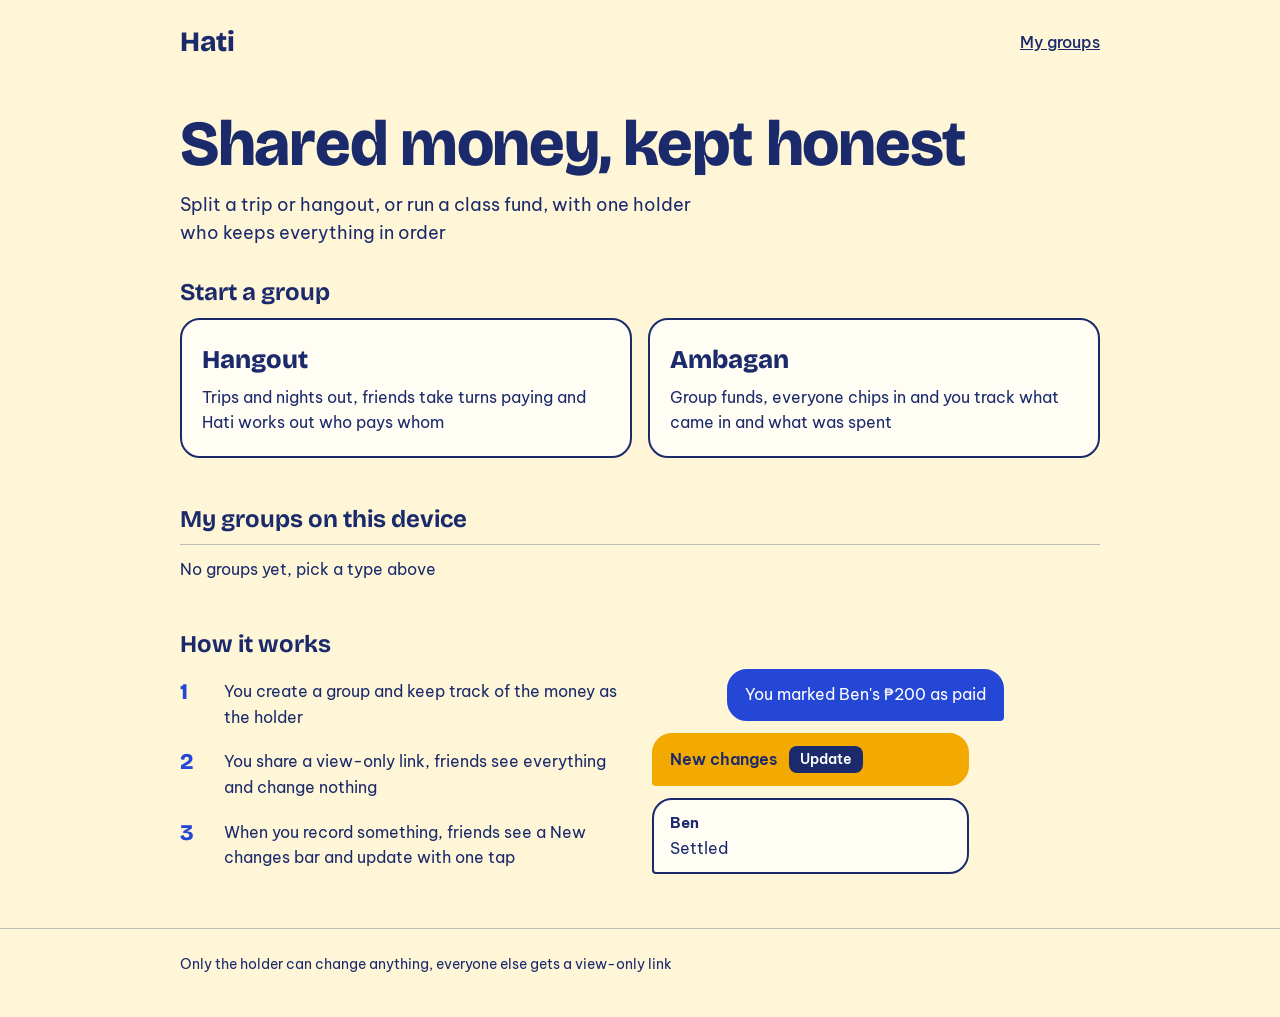
<file: index.html>
<!doctype html>
<html lang="en">
  <head>
    <meta charset="UTF-8" />
    <meta
      name="viewport"
      content="width=device-width, initial-scale=1.0, viewport-fit=cover"
    />
    <title>Hati</title>
    <link rel="preconnect" href="https://fonts.googleapis.com" />
    <link rel="preconnect" href="https://fonts.gstatic.com" crossorigin />
    <link
      href="https://fonts.googleapis.com/css2?family=Be+Vietnam+Pro:wght@400;500;600&family=Bricolage+Grotesque:wght@600;800&display=swap"
      rel="stylesheet"
    />
    <link rel="icon" href="favicon.svg" type="image/svg+xml" />
    <link rel="stylesheet" href="css/style.css" />
  </head>
  <body>
    <header>
      <div class="wrap">
        <a class="brand" href="index.html">Hati</a>
        <a class="top-link" href="#groups">My groups</a>
      </div>
    </header>
    <main class="wrap">
      <section class="intro">
        <h1>Shared money, kept honest</h1>
        <p>
          Split a trip or hangout, or run a class fund, with one holder who
          keeps everything in order
        </p>
      </section>
      <section class="block">
        <h2 class="section-title">Start a group</h2>
        <div class="choices">
          <a class="choice" href="new.html?type=hangout">
            <strong>Hangout</strong>
            <span
              >Trips and nights out, friends take turns paying and Hati works
              out who pays whom</span
            >
          </a>
          <a class="choice" href="new.html?type=ambagan">
            <strong>Ambagan</strong>
            <span
              >Group funds, everyone chips in and you track what came in and
              what was spent</span
            >
          </a>
        </div>
      </section>
      <section class="block" id="groups">
        <h2 class="section-title">My groups on this device</h2>
        <ul class="group-list" id="group-list"></ul>
        <p class="empty" id="empty-groups">No groups yet, pick a type above</p>
      </section>
      <section class="how block">
        <h2 class="section-title">How it works</h2>
        <div class="how-grid">
          <ol>
            <li>
              You create a group and keep track of the money as the holder
            </li>
            <li>
              You share a view-only link, friends see everything and change
              nothing
            </li>
            <li>
              When you record something, friends see a New changes bar and
              update with one tap
            </li>
          </ol>
          <div class="thread" aria-label="Example of a friend seeing a change">
            <p class="bubble out" style="--i: 0">
              You marked Ben's ₱200 as paid
            </p>
            <p class="bubble alert" style="--i: 1">
              <span>New changes</span><span class="mini">Update</span>
            </p>
            <p class="bubble" style="--i: 2">
              <span class="who">Ben</span>Settled
            </p>
          </div>
        </div>
      </section>
    </main>
    <footer>
      <div class="wrap">
        Only the holder can change anything, everyone else gets a view-only link
      </div>
    </footer>
    <script src="js/store.js"></script>
    <script src="js/peso.js"></script>
    <script src="js/dom.js"></script>
    <script src="js/home.js"></script>
  </body>
</html>
</file>
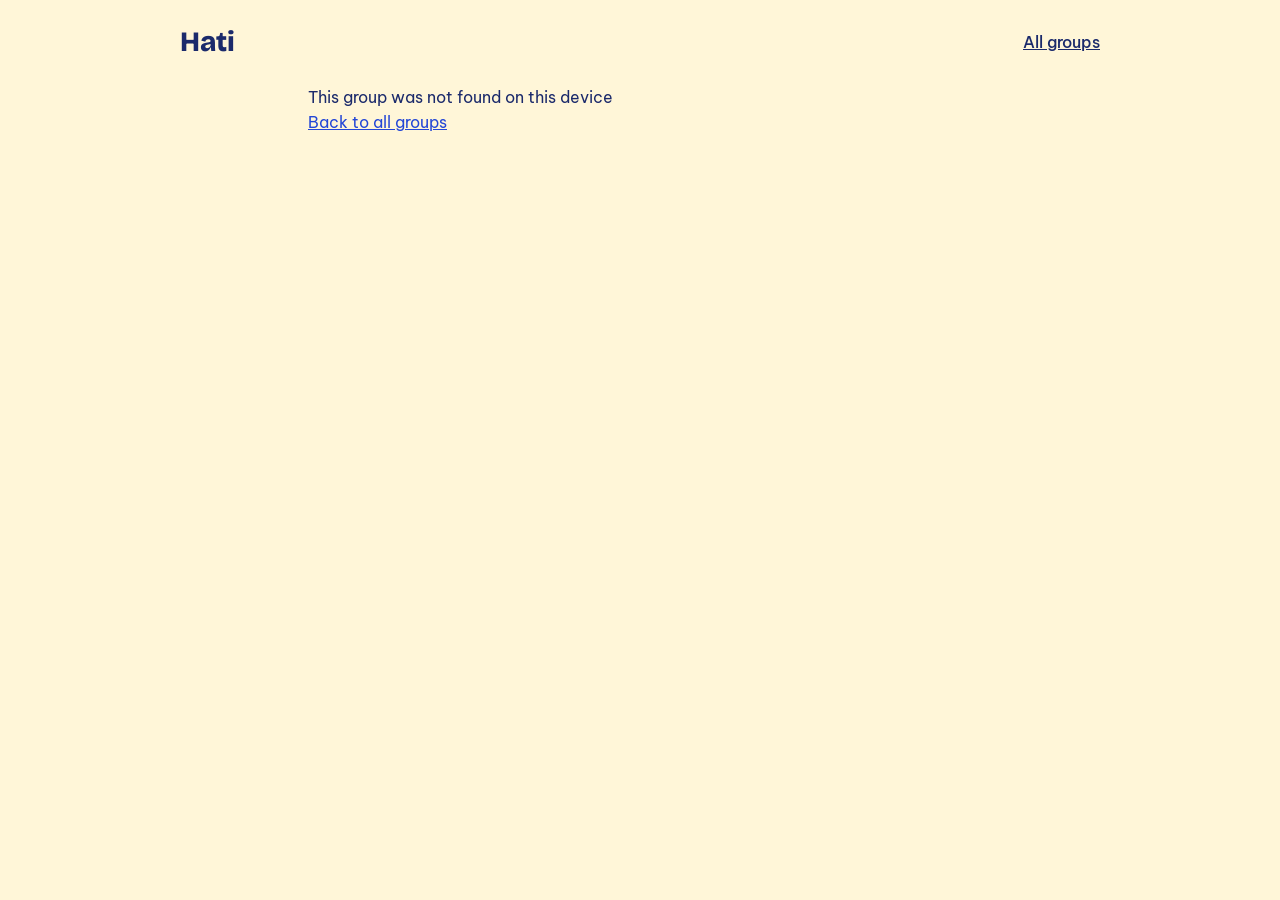
<file: ambagan.html>
<!doctype html>
<html lang="en">
  <head>
    <meta charset="UTF-8" />
    <meta
      name="viewport"
      content="width=device-width, initial-scale=1.0, viewport-fit=cover"
    />
    <title>Hati</title>
    <link rel="preconnect" href="https://fonts.googleapis.com" />
    <link rel="preconnect" href="https://fonts.gstatic.com" crossorigin />
    <link
      href="https://fonts.googleapis.com/css2?family=Be+Vietnam+Pro:wght@400;500;600&family=Bricolage+Grotesque:wght@600;800&display=swap"
      rel="stylesheet"
    />
    <link rel="icon" href="favicon.svg" type="image/svg+xml" />
    <link rel="stylesheet" href="css/style.css" />
  </head>
  <body>
    <header>
      <div class="wrap">
        <a class="brand" href="index.html">Hati</a>
        <a class="top-link" href="index.html">All groups</a>
      </div>
    </header>
    <main class="wrap narrow">
      <div id="missing" hidden>
        <p>This group was not found on this device</p>
        <p><a href="index.html">Back to all groups</a></p>
      </div>
      <div id="group" hidden>
        <div class="group-top">
          <div class="group-title">
            <h1 id="title"></h1>
            <span class="role">Holder</span>
          </div>
        </div>
        <p class="role-note" id="note"></p>
        <nav class="tabs" id="tabs" aria-label="Group sections">
          <button type="button" data-tab="summary">Summary</button>
          <button type="button" data-tab="people">People</button>
          <button type="button" data-tab="spending">Spending</button>
          <button type="button" data-tab="history">History</button>
        </nav>
        <p class="status-line" id="notice" role="status"></p>

        <section id="tab-summary">
          <div class="panel">
            <p class="big-line" id="collected"></p>
            <div class="meter" role="img" id="meter">
              <span id="meter-fill"></span>
            </div>
            <div class="goal-row" id="goal-row">
              <span id="goal-text"></span>
              <button
                class="quiet-action"
                type="button"
                id="goal-edit"
              ></button>
            </div>
            <form class="goal-form" id="goal-form" hidden novalidate>
              <label class="field" for="goal">Goal</label>
              <div class="money">
                <span>₱</span>
                <input
                  type="text"
                  id="goal"
                  inputmode="decimal"
                  autocomplete="off"
                  placeholder="10,000"
                />
              </div>
              <div class="form-bar">
                <div class="left-actions">
                  <button class="button small" type="submit">Save goal</button>
                  <button class="quiet-action" type="button" id="goal-cancel">
                    Cancel
                  </button>
                </div>
                <span id="goal-remove-slot"></span>
              </div>
            </form>
            <ul class="rows" id="given-rows">
              <li>
                <span id="givers-label"></span><strong id="givers"></strong>
              </li>
              <li id="owed-row" hidden>
                <span>Still owed so far</span
                ><strong class="owed" id="owed-line"></strong>
              </li>
            </ul>
          </div>

          <div class="panel">
            <div class="fund-top">
              <div>
                <span>Left in the fund</span
                ><strong class="left" id="left-total"></strong>
              </div>
              <div class="right">
                <span>Spent so far</span
                ><strong class="spent" id="spent-total"></strong>
              </div>
            </div>
            <div class="fund-bar" id="fund-bar" role="img">
              <span class="spent"></span><span class="left"></span>
            </div>
            <p class="fund-note" id="fund-note"></p>
          </div>

          <div class="panel">
            <h2 class="section-title">Payment schedule</h2>
            <p id="schedule-hint">
              Ask everyone to give on set days, and what they miss adds up
            </p>
            <div id="schedule-view" hidden>
              <p class="sub" id="schedule-text"></p>
              <p id="next-day"></p>
              <div class="row-actions">
                <button class="quiet-action" type="button" id="schedule-change">
                  Change
                </button>
                <span id="schedule-remove-slot"></span>
              </div>
            </div>
            <button class="button ghost small" type="button" id="schedule-add">
              Add a payment schedule
            </button>
            <form id="schedule-form" hidden novalidate>
              <label class="field">Which days</label>
              <div class="people" id="schedule-days">
                <label class="chip"
                  ><input type="checkbox" value="1" />Monday</label
                >
                <label class="chip"
                  ><input type="checkbox" value="2" />Tuesday</label
                >
                <label class="chip"
                  ><input type="checkbox" value="3" />Wednesday</label
                >
                <label class="chip"
                  ><input type="checkbox" value="4" />Thursday</label
                >
                <label class="chip"
                  ><input type="checkbox" value="5" />Friday</label
                >
                <label class="chip"
                  ><input type="checkbox" value="6" />Saturday</label
                >
                <label class="chip"
                  ><input type="checkbox" value="0" />Sunday</label
                >
              </div>
              <label class="field" for="schedule-amount"
                >Each person gives</label
              >
              <div class="money">
                <span>₱</span>
                <input
                  type="text"
                  id="schedule-amount"
                  inputmode="decimal"
                  autocomplete="off"
                  placeholder="20"
                />
              </div>
              <label class="field" for="schedule-start">Starts</label>
              <input type="date" id="schedule-start" />
              <div class="form-actions">
                <button class="button" type="submit">Save schedule</button>
                <button class="quiet-action" type="button" id="schedule-cancel">
                  Cancel
                </button>
              </div>
            </form>
          </div>
        </section>

        <section id="tab-people" hidden>
          <form id="person-form" class="entry" novalidate>
            <input
              type="text"
              id="person"
              autocomplete="off"
              placeholder="Ana"
            />
            <button class="button ghost small" type="submit">Add</button>
          </form>
          <ul class="people-list" id="people-list"></ul>
          <p class="empty" id="no-people">No names yet</p>
          <h2 class="feed-title" id="payments-title">Latest payments</h2>
          <ul class="bill-list" id="payment-list"></ul>
        </section>

        <section id="tab-spending" hidden>
          <form id="spend-form" class="tab-form" novalidate>
            <label class="field" for="spend-what">What was it for</label>
            <input
              type="text"
              id="spend-what"
              maxlength="40"
              autocomplete="off"
              placeholder="Decorations"
            />
            <label class="field" for="spend-amount">How much</label>
            <div class="money">
              <span>₱</span>
              <input
                type="text"
                id="spend-amount"
                inputmode="decimal"
                autocomplete="off"
                placeholder="500"
              />
            </div>
            <label class="field" for="spend-date">When</label>
            <input type="date" id="spend-date" />
            <div class="form-actions">
              <button class="button" type="submit">Add spending</button>
            </div>
          </form>
          <ul class="bill-list" id="spend-list"></ul>
          <p class="empty" id="no-spending">Nothing spent yet</p>
        </section>

        <section id="tab-history" hidden>
          <ul class="feed" id="feed"></ul>
        </section>
      </div>
    </main>
    <script src="js/store.js"></script>
    <script src="js/peso.js"></script>
    <script src="js/dom.js"></script>
    <script src="js/tools.js"></script>
    <script src="js/config.js"></script>
    <script src="js/sync.js"></script>
    <script src="js/share.js"></script>
    <script src="js/rename.js"></script>
    <script src="js/updates.js"></script>
    <script src="js/ambagan.js"></script>
  </body>
</html>
</file>
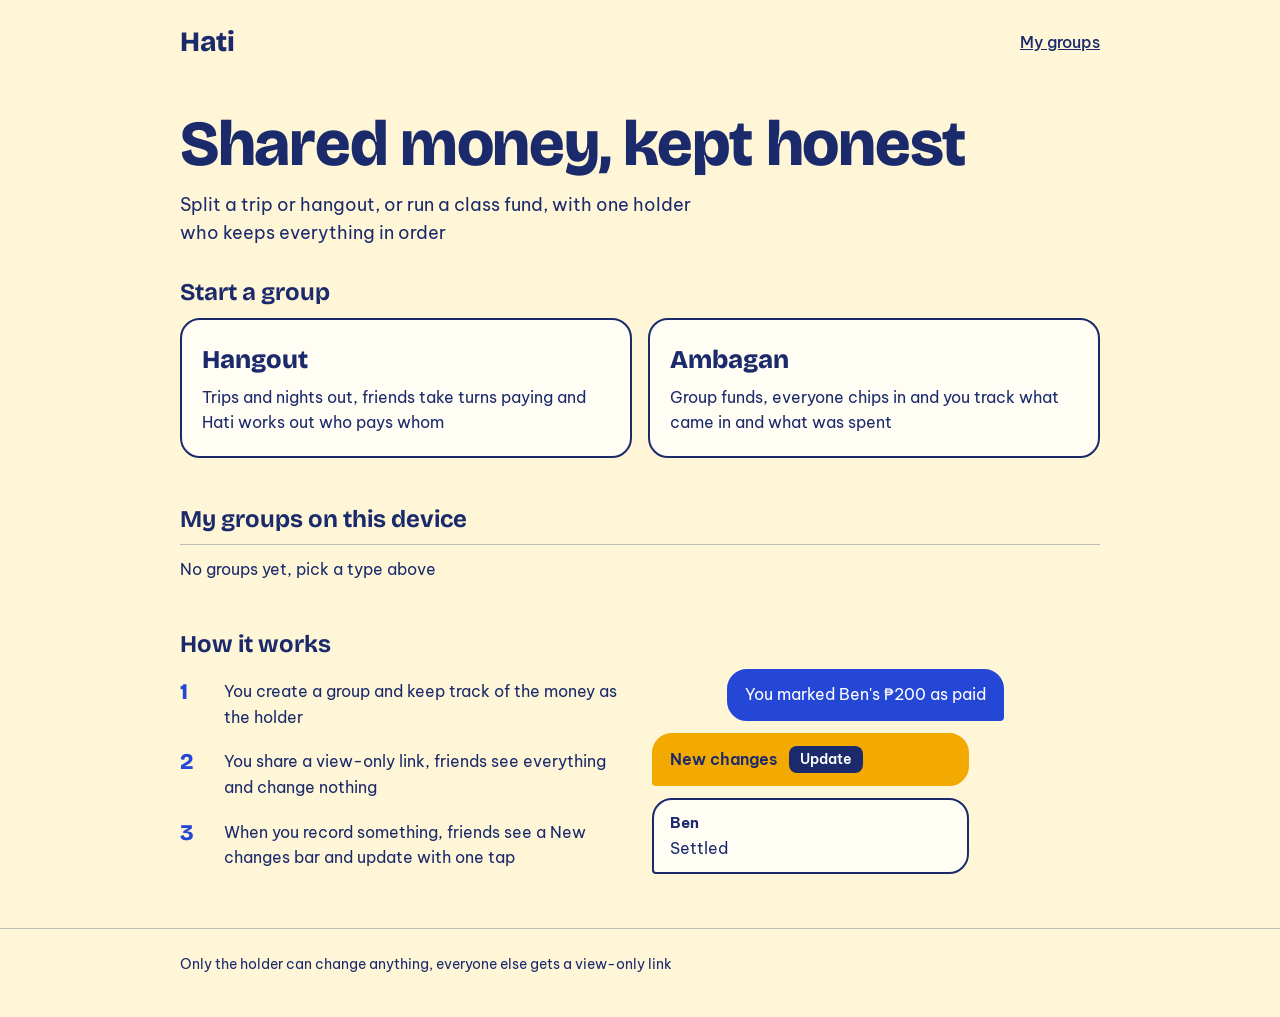
<file: bill.html>
<!doctype html>
<html lang="en">
  <head>
    <meta charset="UTF-8" />
    <meta
      name="viewport"
      content="width=device-width, initial-scale=1.0, viewport-fit=cover"
    />
    <title>Hati</title>
    <link rel="preconnect" href="https://fonts.googleapis.com" />
    <link rel="preconnect" href="https://fonts.gstatic.com" crossorigin />
    <link
      href="https://fonts.googleapis.com/css2?family=Be+Vietnam+Pro:wght@400;500;600&family=Bricolage+Grotesque:wght@600;800&display=swap"
      rel="stylesheet"
    />
    <link rel="icon" href="favicon.svg" type="image/svg+xml" />
    <link rel="stylesheet" href="css/style.css" />
  </head>
  <body>
    <header>
      <div class="wrap">
        <a class="brand" href="index.html">Hati</a>
        <a class="top-link" id="back" href="index.html">Back</a>
      </div>
    </header>
    <main class="wrap narrow">
      <h1 class="section-title" id="page-title">Add a bill</h1>
      <p class="status-line" id="blocked"></p>
      <form id="bill-form" novalidate>
        <label class="field" for="what">What was it for</label>
        <input
          type="text"
          id="what"
          maxlength="40"
          autocomplete="off"
          placeholder="Dinner at the market"
        />

        <label class="field" for="category">Category</label>
        <select id="category" required>
          <option value="" selected disabled>Choose a category</option>
          <option>Food</option>
          <option>Transport</option>
          <option>Stay</option>
          <option>Activities</option>
          <option>Drinks</option>
          <option>Other</option>
        </select>

        <div id="custom-box" hidden>
          <label class="field" for="custom">Type the category</label>
          <input
            type="text"
            id="custom"
            maxlength="20"
            placeholder="Souvenirs"
          />
        </div>

        <label class="field" for="amount">How much</label>
        <div class="money">
          <span>₱</span>
          <input
            type="text"
            id="amount"
            inputmode="decimal"
            autocomplete="off"
            placeholder="1,200"
          />
        </div>

        <label class="field" for="payer">Who paid</label>
        <select id="payer" required></select>

        <label class="field">Who shared it</label>
        <p class="helper">Everyone is included, tap a name to leave them out</p>
        <div class="people" id="people"></div>
        <p class="share-line" id="share-line">
          Each person's share will show here
        </p>

        <label class="field" for="when">When</label>
        <input type="date" id="when" />

        <div class="form-actions">
          <button class="button" type="submit" id="save">Save bill</button>
          <p class="status-line" id="message" role="status"></p>
        </div>
      </form>
    </main>
    <script src="js/store.js"></script>
    <script src="js/peso.js"></script>
    <script src="js/dom.js"></script>
    <script src="js/config.js"></script>
    <script src="js/sync.js"></script>
    <script src="js/bill.js"></script>
  </body>
</html>
</file>
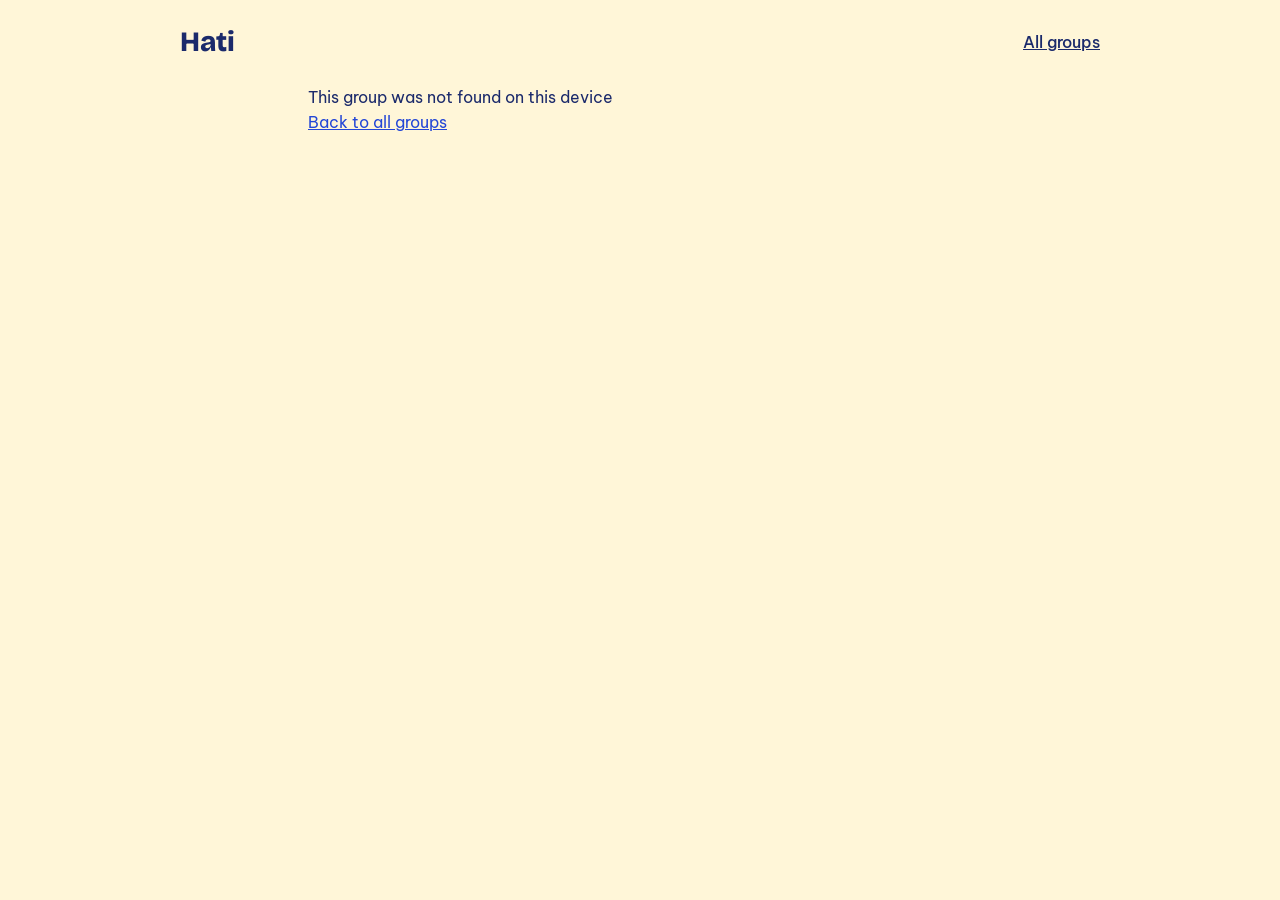
<file: group.html>
<!doctype html>
<html lang="en">
  <head>
    <meta charset="UTF-8" />
    <meta
      name="viewport"
      content="width=device-width, initial-scale=1.0, viewport-fit=cover"
    />
    <title>Hati</title>
    <link rel="preconnect" href="https://fonts.googleapis.com" />
    <link rel="preconnect" href="https://fonts.gstatic.com" crossorigin />
    <link
      href="https://fonts.googleapis.com/css2?family=Be+Vietnam+Pro:wght@400;500;600&family=Bricolage+Grotesque:wght@600;800&display=swap"
      rel="stylesheet"
    />
    <link rel="icon" href="favicon.svg" type="image/svg+xml" />
    <link rel="stylesheet" href="css/style.css" />
  </head>
  <body>
    <header>
      <div class="wrap">
        <a class="brand" href="index.html">Hati</a>
        <a class="top-link" href="index.html">All groups</a>
      </div>
    </header>
    <main class="wrap narrow">
      <div id="missing" hidden>
        <p id="missing-text">This group was not found on this device</p>
        <p><a href="index.html">Back to all groups</a></p>
      </div>
      <div id="group" hidden>
        <div class="group-top">
          <div class="group-title">
            <h1 id="title"></h1>
            <span class="role">Holder</span>
          </div>
          <a class="button small" id="add-bill" href="#">Add a bill</a>
        </div>
        <p class="role-note" id="note"></p>
        <nav class="tabs" id="tabs" aria-label="Group sections">
          <button type="button" data-tab="overview">Overview</button>
          <button type="button" data-tab="bills">Bills</button>
          <button type="button" data-tab="settle">Settle up</button>
          <button type="button" data-tab="history">History</button>
        </nav>

        <p class="status-line" id="notice" role="status"></p>

        <section id="tab-overview">
          <div class="panel">
            <p class="big-line" id="spent"></p>
            <div class="meter" role="img" id="meter">
              <span id="meter-fill"></span>
            </div>
            <p class="sub" id="settled"></p>
          </div>
          <div class="panel">
            <h2 class="section-title">Where everyone stands</h2>
            <ul class="stand" id="stand"></ul>
            <p class="suggest" id="suggest"></p>
          </div>
        </section>

        <section id="tab-bills" hidden>
          <ul class="bill-list" id="bill-list"></ul>
          <p class="empty" id="no-bills">No bills yet, press Add a bill</p>
        </section>

        <section id="tab-settle" hidden>
          <p class="sub" id="settle-sub"></p>
          <div class="receipt">
            <h2>Who pays whom</h2>
            <ul class="lines" id="plan-list"></ul>
            <p class="empty" id="plan-empty"></p>
            <p class="total">
              <span>Still to be paid</span><strong id="total-amount"></strong>
            </p>
          </div>
          <h2 class="feed-title" id="paid-title">Paid so far</h2>
          <ul class="paid-list" id="paid-list"></ul>
        </section>

        <section id="tab-history" hidden>
          <ul class="feed" id="feed"></ul>
        </section>
      </div>
    </main>
    <script src="js/store.js"></script>
    <script src="js/peso.js"></script>
    <script src="js/dom.js"></script>
    <script src="js/calc.js"></script>
    <script src="js/config.js"></script>
    <script src="js/sync.js"></script>
    <script src="js/share.js"></script>
    <script src="js/rename.js"></script>
    <script src="js/updates.js"></script>
    <script src="js/group.js"></script>
  </body>
</html>
</file>
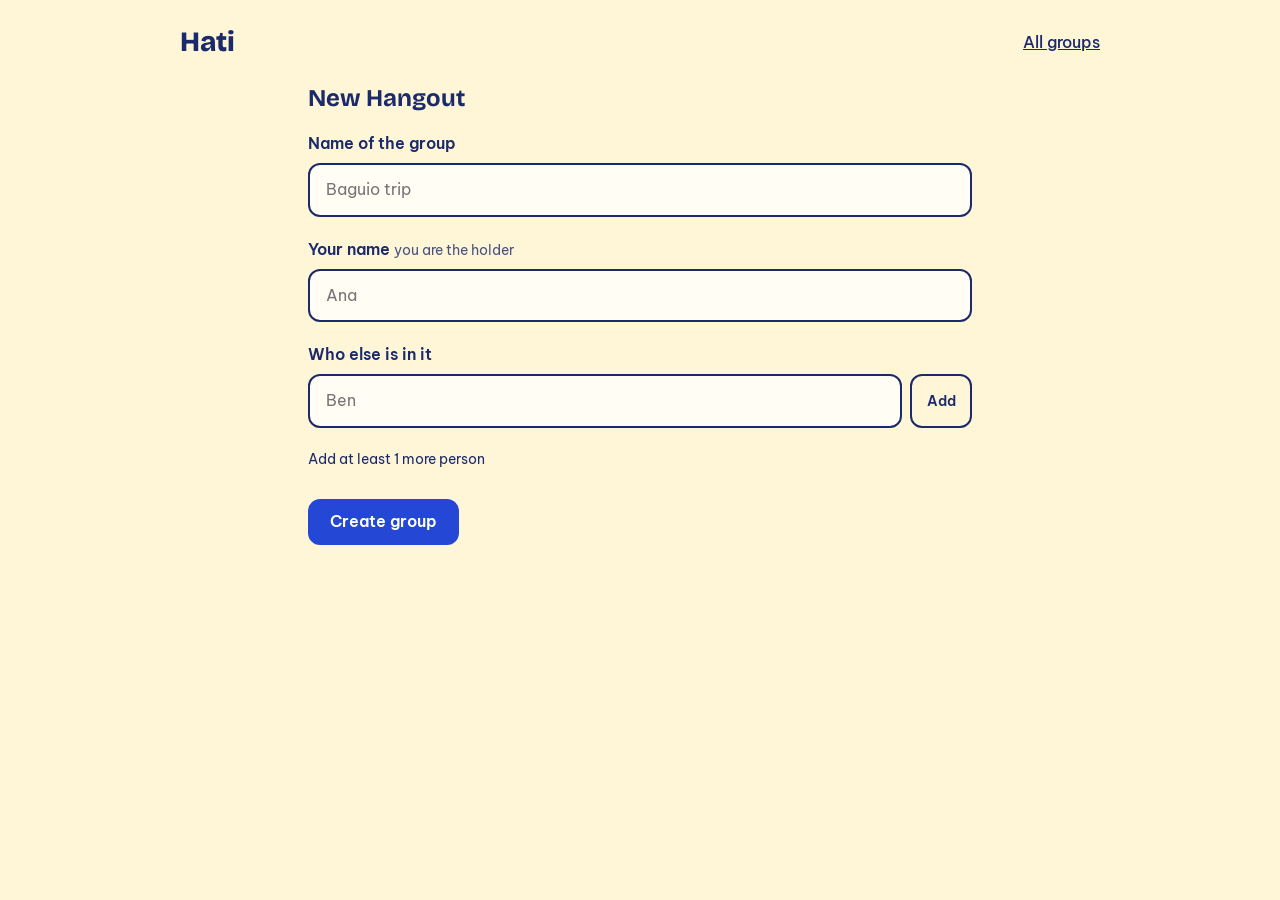
<file: new.html>
<!doctype html>
<html lang="en">
  <head>
    <meta charset="UTF-8" />
    <meta
      name="viewport"
      content="width=device-width, initial-scale=1.0, viewport-fit=cover"
    />
    <title>Hati</title>
    <link rel="preconnect" href="https://fonts.googleapis.com" />
    <link rel="preconnect" href="https://fonts.gstatic.com" crossorigin />
    <link
      href="https://fonts.googleapis.com/css2?family=Be+Vietnam+Pro:wght@400;500;600&family=Bricolage+Grotesque:wght@600;800&display=swap"
      rel="stylesheet"
    />
    <link rel="icon" href="favicon.svg" type="image/svg+xml" />
    <link rel="stylesheet" href="css/style.css" />
  </head>
  <body>
    <header>
      <div class="wrap">
        <a class="brand" href="index.html">Hati</a>
        <a class="top-link" href="index.html">All groups</a>
      </div>
    </header>
    <main class="wrap narrow">
      <h1 class="section-title" id="page-title">New group</h1>
      <form id="group-form" novalidate>
        <label class="field" for="name">Name of the group</label>
        <input
          type="text"
          id="name"
          maxlength="40"
          autocomplete="off"
          placeholder="Baguio trip"
        />

        <label class="field" for="holder"
          >Your name <span class="muted">you are the holder</span></label
        >
        <input
          type="text"
          id="holder"
          maxlength="20"
          autocomplete="off"
          placeholder="Ana"
        />

        <label class="field" for="person">Who else is in it</label>
        <div class="entry">
          <input
            type="text"
            id="person"
            maxlength="20"
            autocomplete="off"
            placeholder="Ben"
          />
          <button class="button ghost small" type="button" id="add-person">
            Add
          </button>
        </div>
        <ul class="chips" id="chips"></ul>
        <p class="count" id="count"></p>

        <div id="goal-box" hidden>
          <label class="field" for="goal"
            >Goal <span class="muted">optional</span></label
          >
          <div class="money">
            <span>₱</span>
            <input
              type="text"
              id="goal"
              inputmode="decimal"
              autocomplete="off"
              placeholder="10,000"
            />
          </div>
        </div>

        <div class="form-actions">
          <button class="button" type="submit">Create group</button>
          <p class="status-line" id="message" role="status"></p>
        </div>
      </form>
    </main>
    <script src="js/store.js"></script>
    <script src="js/peso.js"></script>
    <script src="js/dom.js"></script>
    <script src="js/new.js"></script>
  </body>
</html>
</file>
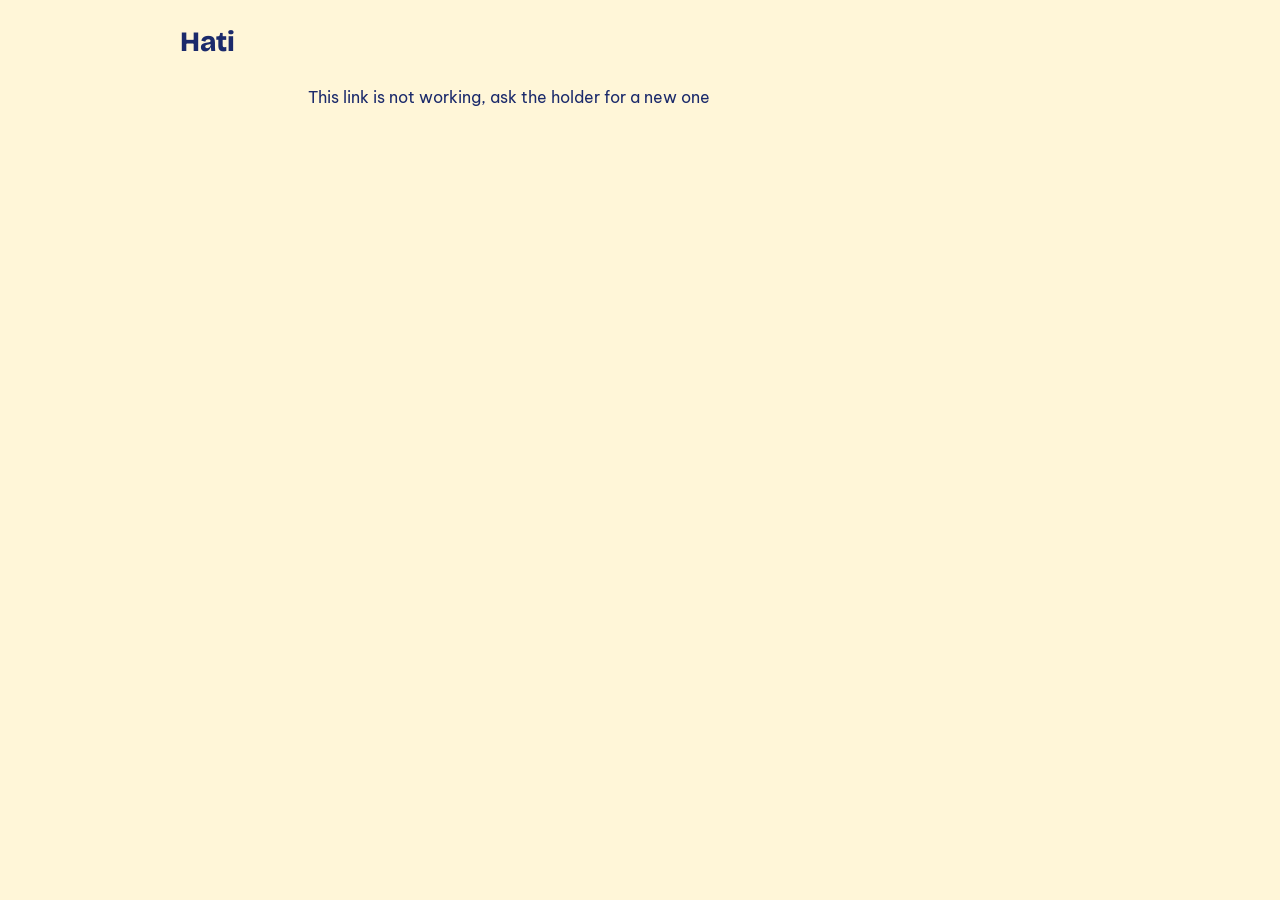
<file: view.html>
<!doctype html>
<html lang="en">
  <head>
    <meta charset="UTF-8" />
    <meta
      name="viewport"
      content="width=device-width, initial-scale=1.0, viewport-fit=cover"
    />
    <title>Hati</title>
    <link rel="preconnect" href="https://fonts.googleapis.com" />
    <link rel="preconnect" href="https://fonts.gstatic.com" crossorigin />
    <link
      href="https://fonts.googleapis.com/css2?family=Be+Vietnam+Pro:wght@400;500;600&family=Bricolage+Grotesque:wght@600;800&display=swap"
      rel="stylesheet"
    />
    <link rel="icon" href="favicon.svg" type="image/svg+xml" />
    <link rel="stylesheet" href="css/style.css" />
  </head>
  <body>
    <header>
      <div class="wrap">
        <a class="brand" href="index.html">Hati</a>
      </div>
    </header>
    <main class="wrap narrow">
      <p id="loading">Opening the group</p>
      <p id="problem" hidden>
        This link is not working, ask the holder for a new one
      </p>
    </main>
    <script src="js/config.js"></script>
    <script src="js/sync.js"></script>
    <script src="js/view.js"></script>
  </body>
</html>
</file>
<file: css/style.css>
:root {
  --page: #fff6d8;
  --paper: #fffdf4;
  --ink: #1b2a6b;
  --pen: #2447d6;
  --mango: #f2a900;
  --leaf: #17704b;
  --tomato: #c93b27;
  --line: rgba(27, 42, 107, 0.28);
  --tint: rgba(27, 42, 107, 0.12);
  --soft: rgba(27, 42, 107, 0.8);
}

* {
  box-sizing: border-box;
  margin: 0;
}

html {
  scroll-padding-top: env(safe-area-inset-top, 0px);
}

body {
  background: var(--page);
  color: var(--ink);
  font-family: "Be Vietnam Pro", sans-serif;
  line-height: 1.6;
  padding-top: env(safe-area-inset-top, 0px);
  padding-bottom: env(safe-area-inset-bottom, 0px);
}

a {
  color: var(--pen);
}

:focus-visible {
  outline: 3px solid var(--mango);
  outline-offset: 2px;
}

[hidden] {
  display: none !important;
}

strong {
  font-weight: 700;
}

h1,
h2 {
  font-family: "Bricolage Grotesque", sans-serif;
  line-height: 1.1;
}

.wrap {
  max-width: 60rem;
  margin: 0 auto;
  padding: 0 1.25rem;
}

.narrow {
  max-width: 44rem;
}

header .wrap {
  display: flex;
  justify-content: space-between;
  align-items: center;
  padding-top: 1.25rem;
  padding-bottom: 1.25rem;
}

.brand {
  font-family: "Bricolage Grotesque", sans-serif;
  font-size: 1.75rem;
  font-weight: 800;
  color: var(--ink);
  text-decoration: none;
}

.top-link {
  color: var(--ink);
  font-weight: 500;
}

footer {
  padding: 1.5rem 0 2.5rem;
  border-top: 1px solid var(--line);
  font-size: 0.9rem;
}

.button {
  display: inline-flex;
  align-items: center;
  justify-content: center;
  min-height: 2.75rem;
  padding: 0.5rem 1.25rem;
  background: var(--pen);
  border: 2px solid var(--pen);
  border-radius: 0.75rem;
  color: #fff;
  font: inherit;
  font-weight: 600;
  text-decoration: none;
  cursor: pointer;
  transition:
    background 0.15s,
    border-color 0.15s,
    color 0.15s;
}

.button:hover {
  background: var(--ink);
  border-color: var(--ink);
}

.button:active {
  transform: translateY(1px);
}

.button.ghost {
  background: transparent;
  border-color: var(--ink);
  color: var(--ink);
}

.button.ghost:hover {
  background: var(--ink);
  color: #fff;
}

.button.small {
  min-height: 2.25rem;
  padding: 0.25rem 0.9rem;
  font-size: 0.9rem;
}

.quiet-action {
  padding: 0.3rem 0.25rem;
  background: none;
  border: 0;
  color: var(--pen);
  font: inherit;
  font-size: 0.9rem;
  font-weight: 600;
  cursor: pointer;
}

.quiet-action:hover {
  text-decoration: underline;
}

.danger-button {
  min-height: 2.25rem;
  padding: 0.25rem 0.9rem;
  background: transparent;
  border: 2px solid var(--tomato);
  border-radius: 0.75rem;
  color: var(--tomato);
  font: inherit;
  font-size: 0.9rem;
  font-weight: 600;
  cursor: pointer;
}

.danger-button:hover {
  background: rgba(201, 59, 39, 0.1);
}

.danger-button.solid {
  background: var(--tomato);
  color: #fff;
}

.danger-button.solid:hover {
  background: #a82f1e;
}

.remove-control {
  display: flex;
  align-items: center;
  gap: 0.5rem;
  margin-top: 0.25rem;
}

.muted {
  color: var(--soft);
  font-size: 0.85rem;
  font-weight: 400;
}

form label.field {
  display: block;
  margin: 1.25rem 0 0.4rem;
  font-weight: 600;
}

form input[type="text"],
form input[type="date"],
form select {
  width: 100%;
  padding: 0.75rem 1rem;
  background: var(--paper);
  border: 2px solid var(--ink);
  border-radius: 0.75rem;
  color: var(--ink);
  font: inherit;
}

form input,
form select {
  accent-color: var(--pen);
}

.money {
  display: flex;
  align-items: center;
  background: var(--paper);
  border: 2px solid var(--ink);
  border-radius: 0.75rem;
}

.money:focus-within {
  outline: 3px solid var(--mango);
  outline-offset: 2px;
}

.money span {
  padding-left: 1rem;
  font-size: 1.2rem;
  font-weight: 700;
}

form .money input[type="text"] {
  width: 100%;
  padding: 0.75rem 1rem 0.75rem 0.25rem;
  background: transparent;
  border: 0;
  border-radius: 0;
  color: var(--ink);
  font: inherit;
  font-size: 1.2rem;
  font-weight: 700;
  outline: none;
}

form .money input::placeholder {
  font-weight: 400;
  opacity: 0.6;
}

.helper {
  margin-bottom: 0.6rem;
  font-size: 0.9rem;
}

.form-actions {
  display: flex;
  align-items: center;
  flex-wrap: wrap;
  gap: 1rem;
  margin: 1.75rem 0 3rem;
}

.status-line {
  font-weight: 600;
}

.entry,
.inline-form {
  display: flex;
  align-items: center;
  gap: 0.5rem;
}

.inline-form .money {
  flex: 1;
}

.chips {
  display: flex;
  flex-wrap: wrap;
  gap: 0.5rem;
  margin: 0.75rem 0 0;
  padding: 0;
  list-style: none;
}

.chips li {
  display: flex;
  align-items: center;
  gap: 0.25rem;
  padding: 0.25rem 0.3rem 0.25rem 0.8rem;
  background: var(--tint);
  border-radius: 0.5rem;
  font-weight: 600;
}

.chips button {
  width: 1.6rem;
  height: 1.6rem;
  background: none;
  border: 0;
  border-radius: 50%;
  color: var(--ink);
  font-size: 1.1rem;
  line-height: 1;
  cursor: pointer;
}

.chips button:hover {
  background: rgba(27, 42, 107, 0.2);
}

.count {
  margin-top: 0.5rem;
  font-size: 0.9rem;
}

.people {
  display: flex;
  flex-wrap: wrap;
  gap: 0.5rem;
}

.chip {
  position: relative;
  display: inline-flex;
  align-items: center;
  padding: 0.45rem 1.1rem;
  background: var(--paper);
  border: 2px solid var(--ink);
  border-radius: 999px;
  font-weight: 600;
  cursor: pointer;
}

.chip input {
  position: absolute;
  inset: 0;
  margin: 0;
  opacity: 0;
  cursor: pointer;
}

.chip:has(input:checked) {
  background: var(--ink);
  color: #fff;
}

.chip:has(input:focus-visible) {
  outline: 3px solid var(--mango);
  outline-offset: 2px;
}

.share-line {
  margin-top: 1rem;
  padding: 0.8rem 1rem;
  background: var(--paper);
  border-radius: 0.75rem;
}

.intro {
  padding: 1.5rem 0 2rem;
}

.intro h1 {
  font-size: clamp(2.4rem, 9vw, 4rem);
  font-weight: 800;
  letter-spacing: -0.02em;
}

.intro p {
  max-width: 34rem;
  margin-top: 0.75rem;
  font-size: 1.1rem;
}

.block {
  margin-bottom: 3rem;
}

.section-title {
  margin-bottom: 0.75rem;
  font-size: 1.5rem;
}

.choices {
  display: grid;
  gap: 1rem;
}

@media (min-width: 640px) {
  .choices {
    grid-template-columns: 1fr 1fr;
  }
}

.choice {
  display: block;
  padding: 1.25rem;
  background: var(--paper);
  border: 2px solid var(--ink);
  border-radius: 1.25rem;
  color: var(--ink);
  text-decoration: none;
}

.choice:hover {
  background: var(--mango);
}

.choice strong {
  display: block;
  margin-bottom: 0.25rem;
  font-family: "Bricolage Grotesque", sans-serif;
  font-size: 1.6rem;
  font-weight: 800;
}

.group-list {
  list-style: none;
  padding: 0;
  border-bottom: 1px solid var(--line);
}

.group-list a {
  display: grid;
  grid-template-columns: 1fr auto;
  gap: 0.15rem 1rem;
  padding: 1rem 0;
  border-top: 1px solid var(--line);
  color: var(--ink);
  text-decoration: none;
}

.group-list a:hover .name {
  text-decoration: underline;
}

.name {
  display: block;
  font-size: 1.15rem;
  font-weight: 600;
}

.sub-line {
  display: flex;
  flex-wrap: wrap;
  align-items: center;
  gap: 0.5rem;
}

.type {
  padding: 0.1rem 0.6rem;
  background: var(--pen);
  border-radius: 0.35rem;
  color: #fff;
  font-size: 0.85rem;
  font-weight: 600;
}

.type.ambagan {
  background: var(--mango);
  color: var(--ink);
}

.figure {
  grid-column: 2;
  grid-row: 1 / span 2;
  align-self: center;
  text-align: right;
}

.figure strong {
  display: block;
  font-family: "Bricolage Grotesque", sans-serif;
  font-size: 1.4rem;
  font-weight: 800;
  line-height: 1.1;
}

.figure span {
  color: var(--soft);
  font-size: 0.85rem;
}

.updated {
  grid-column: 1 / -1;
  display: block;
  margin-top: 0.25rem;
  color: var(--soft);
  font-size: 0.9rem;
}

.empty {
  margin-top: 0.75rem;
}

.how ol {
  max-width: 34rem;
  list-style: none;
  padding: 0;
  counter-reset: step;
}

.how li {
  display: grid;
  grid-template-columns: 2rem 1fr;
  gap: 0.75rem;
  padding: 0.6rem 0;
  counter-increment: step;
}

.how li::before {
  content: counter(step);
  color: var(--pen);
  font-family: "Bricolage Grotesque", sans-serif;
  font-size: 1.4rem;
  font-weight: 800;
  line-height: 1.2;
}

.role {
  display: inline-block;
  padding: 0.15rem 0.6rem;
  background: var(--ink);
  border-radius: 0.35rem;
  color: #fff;
  font-size: 0.85rem;
  font-weight: 600;
}

.role.view {
  background: var(--tint);
  color: var(--ink);
}

.group-top {
  display: flex;
  flex-wrap: wrap;
  align-items: center;
  justify-content: space-between;
  gap: 0.75rem;
  padding-top: 0.5rem;
}

.group-title {
  display: flex;
  flex-wrap: wrap;
  align-items: center;
  gap: 0.75rem;
}

.group-title h1 {
  font-size: 2.2rem;
  font-weight: 800;
}

.role-note {
  margin: 0.25rem 0 1.5rem;
}

.tabs {
  display: flex;
  gap: 1.25rem;
  margin: 1.25rem 0;
  overflow-x: auto;
  overflow-y: hidden;
  border-bottom: 2px solid var(--line);
}

.tabs button {
  margin-bottom: -2px;
  padding: 0.6rem 0;
  background: none;
  border: 0;
  border-bottom: 4px solid transparent;
  color: var(--ink);
  font: inherit;
  font-weight: 500;
  white-space: nowrap;
  cursor: pointer;
}

.tabs button[aria-current="page"] {
  border-bottom-color: var(--pen);
  font-weight: 600;
}

.panel {
  margin-bottom: 2rem;
}

.big-line {
  font-family: "Bricolage Grotesque", sans-serif;
  font-size: clamp(2rem, 7vw, 2.8rem);
  font-weight: 800;
  line-height: 1.1;
}

.sub {
  margin-top: 0.4rem;
  font-size: 1.1rem;
}

.meter {
  height: 1.1rem;
  margin: 0.9rem 0 0.5rem;
  overflow: hidden;
  background: var(--tint);
  border-radius: 0.55rem;
}

.meter span {
  display: block;
  width: var(--w, 0%);
  height: 100%;
  background: var(--pen);
  border-radius: 0.55rem;
  transition: width 0.8s ease;
}

.stand {
  list-style: none;
  padding: 0;
}

.stand li {
  display: grid;
  grid-template-columns: 1fr auto;
  align-items: start;
  gap: 1rem;
  padding: 1rem 0;
  border-bottom: 1px solid var(--line);
}

.person {
  display: flex;
  flex-direction: column;
  gap: 0.15rem;
}

.figures {
  font-size: 0.9rem;
}

.status {
  max-width: 12rem;
  font-weight: 700;
  text-align: right;
}

.status .headline {
  display: block;
  font-size: 1.1rem;
  font-weight: 800;
}

.status .line {
  display: block;
  margin-top: 0.2rem;
  color: var(--ink);
  font-size: 0.9rem;
  font-weight: 400;
}

.owes,
.owed {
  color: var(--tomato);
}

.done {
  color: var(--leaf);
}

.suggest {
  margin-top: 1rem;
}

.bill-list,
.paid-list,
.people-list,
.feed {
  list-style: none;
  padding: 0;
}

.bill-list li,
.paid-list li,
.people-list li {
  display: grid;
  grid-template-columns: 1fr auto;
  align-items: start;
  gap: 0.2rem 1rem;
  padding: 0.9rem 0;
  border-bottom: 1px solid var(--line);
}

.people-list {
  margin-bottom: 2rem;
}

.people-list li {
  align-items: center;
}

.bill-main {
  display: flex;
  flex-direction: column;
  align-items: flex-start;
  gap: 0.2rem;
}

.bill-main > strong {
  font-size: 1.1rem;
}

.bill-line,
.state {
  font-size: 0.9rem;
}

.bill-side {
  display: flex;
  flex-direction: column;
  align-items: flex-end;
  gap: 0.25rem;
}

.amount {
  font-family: "Bricolage Grotesque", sans-serif;
  font-size: 1.2rem;
  font-weight: 800;
  text-align: right;
}

.when,
.time {
  color: var(--soft);
  font-size: 0.85rem;
}

.tag {
  display: inline-block;
  padding: 0.1rem 0.6rem;
  background: var(--tint);
  border-radius: 0.35rem;
  font-size: 0.85rem;
  font-weight: 600;
}

.feed li {
  display: block;
  padding: 0.8rem 0;
  border-bottom: 1px solid var(--line);
}

.feed .time {
  display: block;
}

.feed-title {
  margin: 2rem 0 0.5rem;
  font-size: 1.3rem;
}

.receipt {
  margin: 1rem 0 2rem;
  padding: 1.25rem 1rem;
  background: var(--paper);
  border-top: 2px dashed var(--ink);
  border-bottom: 2px dashed var(--ink);
}

.receipt h2 {
  margin-bottom: 0.5rem;
  font-size: 1.4rem;
}

.lines {
  list-style: none;
  padding: 0;
}

.lines li {
  display: grid;
  grid-template-columns: 1fr auto;
  align-items: center;
  gap: 0.5rem 1rem;
  padding: 0.75rem 0;
  border-bottom: 1px dashed var(--line);
}

.lines .button {
  grid-column: 1 / -1;
  justify-self: start;
}

@media (min-width: 600px) {
  .lines li {
    grid-template-columns: 1fr auto auto;
  }

  .lines .button {
    grid-column: auto;
  }
}

.total {
  display: flex;
  justify-content: space-between;
  align-items: baseline;
  padding-top: 1rem;
  font-weight: 600;
}

.total strong {
  font-family: "Bricolage Grotesque", sans-serif;
  font-size: 1.9rem;
  font-weight: 800;
}

.goal-row {
  display: flex;
  align-items: center;
  justify-content: space-between;
  gap: 1rem;
  margin-top: 0.5rem;
}

.goal-form {
  margin-top: 0.5rem;
}

.row-actions {
  display: flex;
  flex-wrap: wrap;
  align-items: center;
  gap: 0.75rem;
  margin-top: 0.5rem;
}

.fund-top {
  display: flex;
  justify-content: space-between;
  align-items: flex-end;
  gap: 1rem;
}

.fund-top > div {
  display: flex;
  flex-direction: column;
}

.fund-top .right {
  align-items: flex-end;
}

.fund-top strong {
  font-family: "Bricolage Grotesque", sans-serif;
  font-size: clamp(1.8rem, 7vw, 2.6rem);
  font-weight: 800;
  line-height: 1.1;
}

.fund-top .left {
  color: var(--leaf);
}

.fund-top .spent {
  color: var(--ink);
}

.fund-bar {
  display: flex;
  gap: 4px;
  height: 1rem;
  margin-top: 0.75rem;
}

.fund-bar span {
  height: 100%;
  border-radius: 0.5rem;
}

.fund-bar .spent {
  flex: var(--spent, 0) 1 0%;
  background: var(--ink);
}

.fund-bar .left {
  flex: var(--left, 0) 1 0%;
  background: var(--leaf);
}

.fund-note {
  margin-top: 0.4rem;
  font-size: 0.9rem;
}

.inline-pay {
  grid-column: 1 / -1;
  display: flex;
  align-items: center;
  gap: 0.5rem;
}

.inline-pay .money {
  flex: 1;
}

.tab-form .form-actions {
  margin: 1.25rem 0 2rem;
}

#schedule-form .form-actions {
  margin-bottom: 0;
}

.entry,
.inline-form {
  align-items: stretch;
}

#goal-text {
  font-size: 1.1rem;
}

#goal-edit {
  min-height: 2.25rem;
  padding: 0.25rem 0.9rem;
  background: transparent;
  border: 2px solid var(--ink);
  border-radius: 0.75rem;
  color: var(--ink);
  font-size: 0.9rem;
  font-weight: 600;
}

#goal-edit:hover {
  background: var(--ink);
  color: #fff;
  text-decoration: none;
}

.fund-top {
  flex-direction: row-reverse;
}

.fund-top > div:first-child {
  align-items: flex-end;
}

.fund-top > div:last-child {
  align-items: flex-start;
}

.fund-top > div > span::before {
  content: "";
  display: inline-block;
  width: 0.7rem;
  height: 0.7rem;
  margin-right: 0.4rem;
  border-radius: 50%;
}

.fund-top > div:first-child > span::before {
  background: var(--leaf);
}

.fund-top > div:last-child > span::before {
  background: var(--ink);
}

.top-actions {
  display: flex;
  flex-wrap: wrap;
  gap: 0.5rem;
}

.share-panel {
  margin: 0 0 1.5rem;
  padding: 1.25rem;
  background: var(--paper);
  border-radius: 1rem;
}

.share-panel .section-title {
  font-size: 1.3rem;
}

.share-panel .form-actions {
  margin: 1.25rem 0 0;
}

.link-row {
  display: flex;
  align-items: stretch;
  gap: 0.5rem;
  margin-top: 1rem;
}

.lookup {
  margin-bottom: 1rem;
}

.readonly #add-bill,
.readonly .remove-control,
.readonly .lines .button,
.readonly .paid-list .quiet-action,
.readonly #goal-edit,
.readonly #goal-form,
.readonly #schedule-add,
.readonly #schedule-change,
.readonly #schedule-hint,
.readonly #schedule-form,
.readonly #person-form,
.readonly .people-list .button,
.readonly .people-list .quiet-action,
.readonly #spend-form {
  display: none !important;
}

.panel-head {
  display: flex;
  align-items: center;
  justify-content: space-between;
  gap: 1rem;
}

.share-panel label.field {
  margin-top: 1.5rem;
}

.share-panel .people {
  margin-top: 0.25rem;
}

.share-panel .helper {
  margin-top: 0.6rem;
}

.share-panel .link-row {
  margin-top: 0.25rem;
}

@keyframes flash {
  from {
    background: var(--mango);
  }
  to {
    background: var(--paper);
  }
}

#share-link.flash {
  animation: flash 0.8s ease;
}

@media (prefers-reduced-motion: reduce) {
  #share-link.flash {
    animation: none;
  }
}

:root {
  --amber: #8a5300;
}

.fund-top .left {
  font-size: clamp(2.1rem, 8.5vw, 3rem);
}

.fund-top .spent {
  color: var(--amber);
  font-size: clamp(1.5rem, 6vw, 2.1rem);
}

.fund-top > div:last-child > span::before {
  background: var(--mango);
}

.fund-bar {
  height: 1.25rem;
}

.fund-bar .spent {
  background: var(--mango);
}

.form-bar {
  display: flex;
  flex-wrap: wrap;
  align-items: center;
  justify-content: space-between;
  gap: 0.75rem;
  margin-top: 0.75rem;
}

.left-actions {
  display: flex;
  align-items: center;
  gap: 0.75rem;
}

.rows {
  margin: 1.25rem 0 0;
  padding: 0;
  list-style: none;
}

.rows li {
  display: flex;
  justify-content: space-between;
  align-items: baseline;
  gap: 1rem;
  padding: 0.8rem 0;
  border-top: 1px solid var(--line);
}

.rows li:last-child {
  border-bottom: 1px solid var(--line);
}

.rows strong {
  font-family: "Bricolage Grotesque", sans-serif;
  font-size: 1.4rem;
  font-weight: 800;
}

.readonly main {
  padding-bottom: 5rem;
}

.readonly #payments-title {
  display: none !important;
}

.toast {
  position: fixed;
  left: 50%;
  bottom: calc(1rem + env(safe-area-inset-bottom, 0px));
  z-index: 10;
  display: flex;
  align-items: center;
  gap: 0.75rem;
  max-width: calc(100% - 2rem);
  padding: 0.5rem 0.5rem 0.5rem 1rem;
  background: var(--ink);
  border-radius: 0.75rem;
  color: #fff;
  font-weight: 600;
  transform: translateX(-50%);
}

.toast button {
  min-height: 2.25rem;
  padding: 0.25rem 0.9rem;
  background: var(--paper);
  border: 0;
  border-radius: 0.6rem;
  color: var(--ink);
  font: inherit;
  font-weight: 600;
  cursor: pointer;
}

.toast.update {
  background: var(--mango);
  color: var(--ink);
}

.toast.update button {
  background: var(--ink);
  color: #fff;
}

.chev {
  width: 0.6rem;
  height: 0.6rem;
  margin-top: -0.25rem;
  border-right: 2px solid currentColor;
  border-bottom: 2px solid currentColor;
  transform: rotate(45deg);
}

.chev.up {
  margin-top: 0.25rem;
  transform: rotate(-135deg);
}

.fresh {
  background: rgba(242, 169, 0, 0.3);
  border-radius: 0.5rem;
  transition: background 0.6s ease;
}

.tabs button.has-new::after {
  content: "";
  display: inline-block;
  width: 0.5rem;
  height: 0.5rem;
  margin-left: 0.4rem;
  background: var(--mango);
  border-radius: 50%;
}

.fresh {
  background-color: rgba(242, 169, 0, 0.3);
  box-shadow: 0 0 0 0.3rem rgba(242, 169, 0, 0.3);
  border-radius: 0.5rem;
  animation: fresh-in 0.8s ease both;
}

.fresh.fading {
  animation: fresh-out 1.8s ease forwards;
}

@keyframes fresh-in {
  from {
    background-color: rgba(242, 169, 0, 0);
    box-shadow: 0 0 0 0.3rem rgba(242, 169, 0, 0);
  }
  to {
    background-color: rgba(242, 169, 0, 0.3);
    box-shadow: 0 0 0 0.3rem rgba(242, 169, 0, 0.3);
  }
}

@keyframes fresh-out {
  from {
    background-color: rgba(242, 169, 0, 0.3);
    box-shadow: 0 0 0 0.3rem rgba(242, 169, 0, 0.3);
  }
  to {
    background-color: rgba(242, 169, 0, 0);
    box-shadow: 0 0 0 0.3rem rgba(242, 169, 0, 0);
  }
}

@media (prefers-reduced-motion: reduce) {
  .fresh,
  .fresh.fading {
    animation: none;
  }
}

.step-who {
  display: flex;
  flex-direction: column;
}

.step-note {
  font-size: 0.9rem;
}

.step-actions {
  grid-column: 1 / -1;
  display: flex;
  align-items: center;
  gap: 0.75rem;
}

@media (min-width: 600px) {
  .step-actions {
    grid-column: auto;
  }
}

.readonly .step-actions {
  display: none !important;
}

.status-line:not(:empty),
#sync-state.failed {
  display: flex;
  align-items: center;
  gap: 0.75rem;
  flex-basis: 100%;
  margin: 0.75rem 0;
  padding: 0.75rem 1rem;
  background: #fbe4de;
  border: 2px solid var(--tomato);
  border-radius: 0.75rem;
  color: #7a1f12;
  font-size: 1rem;
  font-weight: 600;
}

.status-line:not(:empty)::before,
#sync-state.failed::before {
  content: "!";
  flex: none;
  width: 1.5rem;
  height: 1.5rem;
  background: var(--tomato);
  border-radius: 50%;
  color: #fff;
  font-weight: 800;
  line-height: 1.5rem;
  text-align: center;
}

#notice:not(:empty) {
  position: sticky;
  top: calc(env(safe-area-inset-top, 0px) + 0.75rem);
  z-index: 5;
  box-shadow: 0 0.4rem 1rem rgba(27, 42, 107, 0.18);
}

.status-line.shout {
  animation: shout 0.5s ease;
}

@keyframes shout {
  0%,
  100% {
    transform: translateX(0);
  }
  20% {
    transform: translateX(-0.4rem);
  }
  40% {
    transform: translateX(0.4rem);
  }
  60% {
    transform: translateX(-0.25rem);
  }
  80% {
    transform: translateX(0.25rem);
  }
}

@media (prefers-reduced-motion: reduce) {
  .status-line.shout {
    animation: none;
  }
}

.group-top,
.group-title {
  display: block;
}

.group-title h1 {
  display: inline;
  overflow-wrap: anywhere;
}

.group-title .role {
  position: relative;
  top: 0.35rem;
  margin: 0 0 0 0.4rem;
  padding: 0.05rem 0.5rem;
  vertical-align: top;
  font-size: 0.7rem;
}

.top-actions {
  margin-top: 0.75rem;
}

.type {
  background: #6a3fa0;
}

.name-line {
  display: flex;
  align-items: center;
  gap: 0.4rem;
}

.role.small {
  margin: 0;
  padding: 0.05rem 0.45rem;
  font-size: 0.7rem;
}

.paid-share {
  display: flex;
  flex-wrap: wrap;
  gap: 0 0.75rem;
  font-size: 0.9rem;
}

.bill-actions {
  display: flex;
  align-items: center;
  gap: 0.75rem;
}

a.quiet-action {
  text-decoration: none;
}

.readonly a.quiet-action {
  display: none !important;
}

.bill-main,
.person,
.step-who {
  min-width: 0;
  overflow-wrap: anywhere;
}

.toast span:not(.chev) {
  min-width: 0;
  overflow: hidden;
  text-overflow: ellipsis;
  white-space: nowrap;
}

@media (max-width: 480px) {
  .big-line {
    font-size: 1.8rem;
  }

  .group-title h1 {
    font-size: 1.9rem;
  }

  .status {
    max-width: 10rem;
  }
}

.paid-share {
  flex-direction: column;
  gap: 0;
}

.nowrap {
  white-space: nowrap;
}

.button.ghost[aria-expanded="true"] {
  background: var(--ink);
  color: #fff;
}

.quiet-action[aria-expanded="true"] {
  text-decoration: underline;
}

select:required:invalid {
  color: var(--soft);
}

option {
  color: var(--ink);
}

.edit-panel {
  margin: 0 0 1.5rem;
  padding: 1.25rem;
  background: var(--paper);
  border-radius: 1rem;
}

.edit-form label.field input {
  display: block;
  margin-top: 0.4rem;
  font-weight: 400;
}

.field-title {
  margin: 1.25rem 0 0.4rem;
  font-weight: 600;
}

.people-inputs {
  display: grid;
  gap: 0.5rem;
}

.edit-form .form-actions {
  margin: 1.25rem 0 0;
}

.danger-zone {
  margin-top: 1.5rem;
  padding-top: 1rem;
  border-top: 1px solid var(--line);
}

@media (max-width: 480px) {
  .status {
    max-width: 12rem;
  }
}

.how-grid {
  display: grid;
  gap: 1.5rem;
}

@media (min-width: 760px) {
  .how-grid {
    grid-template-columns: 1fr 1fr;
    align-items: start;
  }
}

.thread {
  display: flex;
  flex-direction: column;
  gap: 0.75rem;
  max-width: 22rem;
}

.bubble {
  max-width: 90%;
  padding: 0.7rem 1rem;
  background: var(--paper);
  border: 2px solid var(--ink);
  border-radius: 1.25rem 1.25rem 1.25rem 0.25rem;
}

.bubble.out {
  align-self: flex-end;
  background: var(--pen);
  border-color: var(--pen);
  border-radius: 1.25rem 1.25rem 0.25rem 1.25rem;
  color: #fff;
}

.bubble.alert {
  display: flex;
  align-items: center;
  gap: 0.75rem;
  background: var(--mango);
  border-color: var(--mango);
  font-weight: 600;
}

.bubble .mini {
  padding: 0.15rem 0.7rem;
  background: var(--ink);
  border-radius: 0.5rem;
  color: #fff;
  font-size: 0.85rem;
}

.bubble .who {
  display: block;
  font-size: 0.95rem;
  font-weight: 700;
}

.thread .bubble {
  animation: pop 0.45s both;
  animation-delay: calc(var(--i) * 0.55s + 0.3s);
}

@keyframes pop {
  from {
    opacity: 0;
    transform: scale(0.92) translateY(8px);
  }
  to {
    opacity: 1;
    transform: none;
  }
}

@media (prefers-reduced-motion: reduce) {
  .thread .bubble {
    animation: none;
  }
}

.feed li {
  margin-bottom: 0.6rem;
  padding: 0.7rem 1rem;
  background: var(--paper);
  border: 2px solid var(--line);
  border-radius: 1rem;
}
</file>
